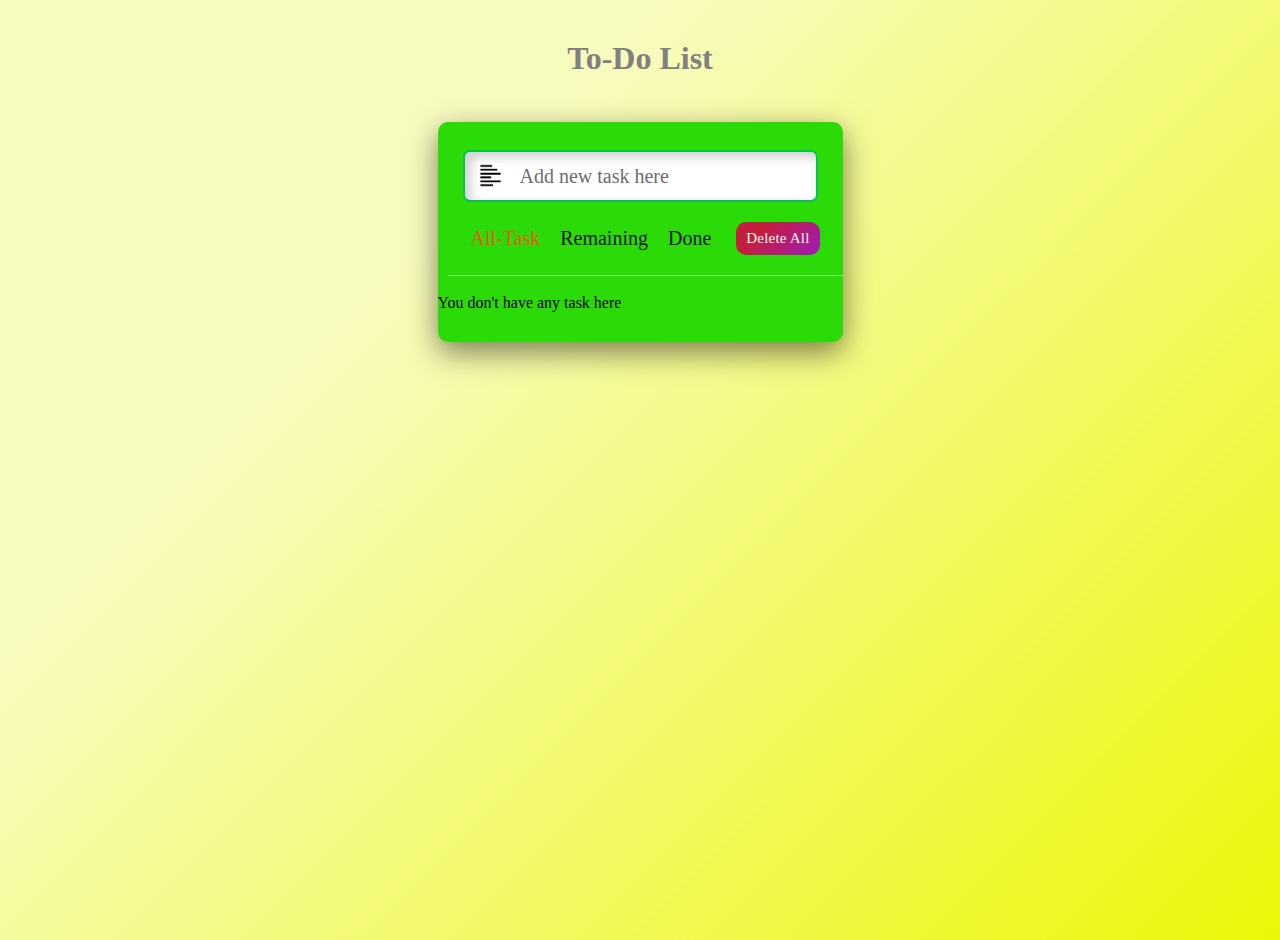
<file: A BasicTo-Do Webapp/index.html>
<!DOCTYPE html>
<html lang="en">
<head>
    <meta charset="UTF-8">
    <meta http-equiv="X-UA-Compatible" content="IE=edge">
    <meta name="viewport" content="width=device-width, initial-scale=1.0">
    <title>To-Do List Using HTML, CSS & JavaScript</title>
    <link rel="stylesheet" href="style.css">
</head>
<body>
  <h1>To-Do List</h1>
    <div class="container">
        <div class="task-inputs">
            <img src="bar-icon.jpg" height="25px"  alt="icon">
            <input type="text" placeholder="Add new task here">
        </div>
        <div class="rule">
            <div class="purify">
                <span id="all_task" class="differ">All-Task</span>
                <span id="remaining">Remaining</span>
                <span id="done">Done</span>
            </div>
            <button class="cancel">Delete All</button>
        </div>
        <ul class="task-list-container"></ul>
    </div>
    <script src="script.js"></script>
</body>
</html>
</file>
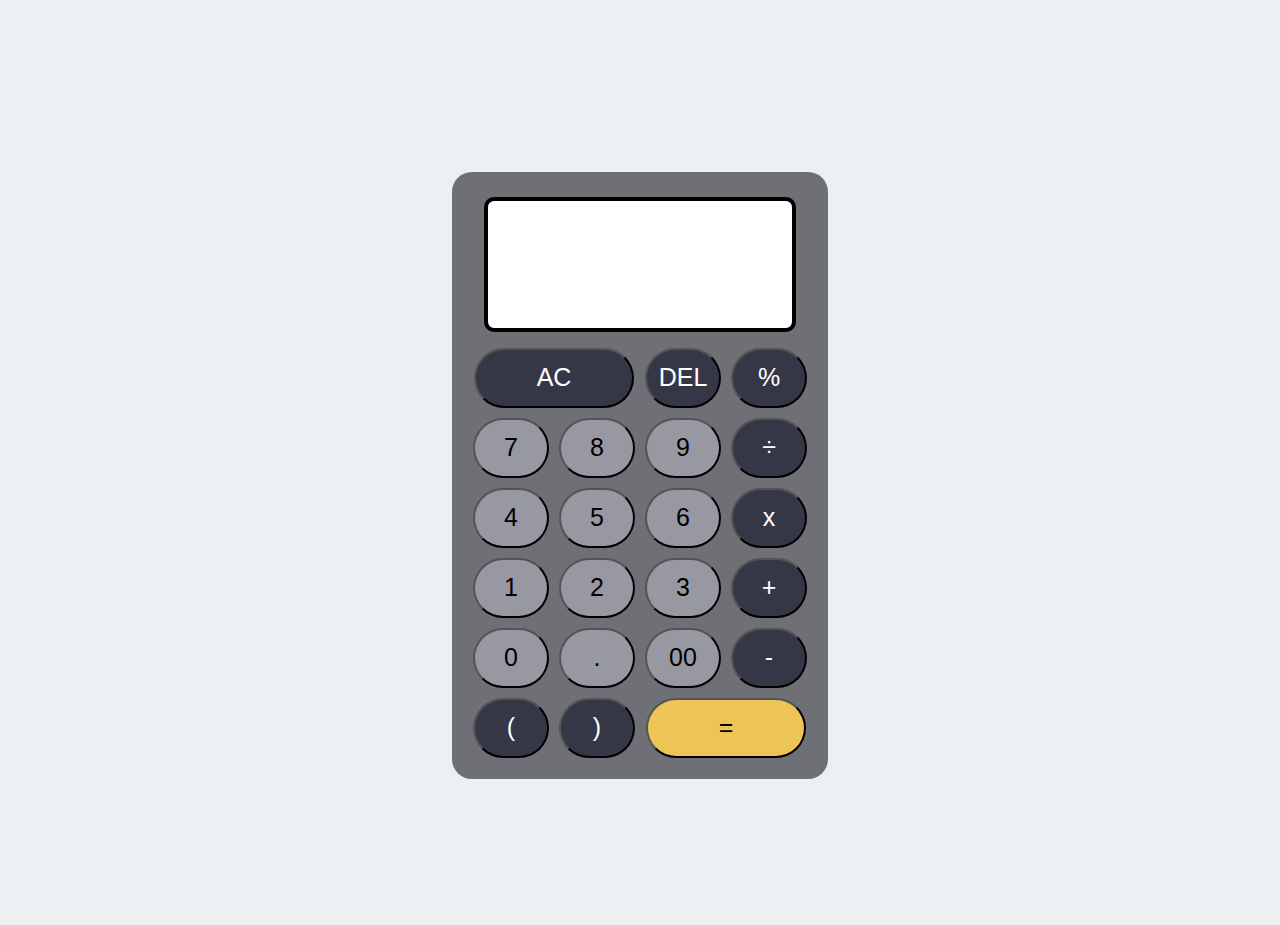
<file: Calculator/index.html>
<!DOCTYPE html>
<html lang="en">
  <head>
    <meta charset="UTF-8" />
    <meta http-equiv="X-UA-Compatible" content="IE=edge" />
    <meta name="viewport" content="width=device-width, initial-scale=1.0" />
    <title>Calculator-Task 1</title>
    <link rel="stylesheet" href="style.css" />
  </head>
  <body>
    <div class="mycontainer">
      <div class="displaycalculator">
          <input type="text" name="output" id="screen" />
            <table>
              <tr>
            <td colspan="2"><button class="diffcolor clear">AC</button></td>
            <td><button class="diffcolor">DEL</button></td>
            
            <td><button class="diffcolor">%</button></td>
          </tr>
        <tr>
            <td><button>7</button></td>
            <td><button>8</button></td>
            <td><button>9</button></td>
            <td><button class="diffcolor">÷</button></td>
          </tr>
          <tr>
            <td><button>4</button></td>
            <td><button>5</button></td>
            <td><button>6</button></td>
            <td><button class="diffcolor">x</button></td>
          </tr>
          <tr>
            <td><button>1</button></td>
            <td><button>2</button></td>
            <td><button>3</button></td>
            <td><button class="diffcolor">+</button></td>
          </tr>
          <tr>
            <td><button>0</button></td>
            <td><button>.</button></td>
            <td><button>00</button></td>
            <td><button class="diffcolor">-</button></td>
          </tr>
          <tr>
            <td><button class="diffcolor">(</button></td>
            <td><button class="diffcolor">)</button></td>
            <td colspan="2"><button class="equalsto">=</button></td>
            
          </tr>
        </table>
      </div>
    </div>
  </body>
  <script src="script.js"></script>
</html>
</file>
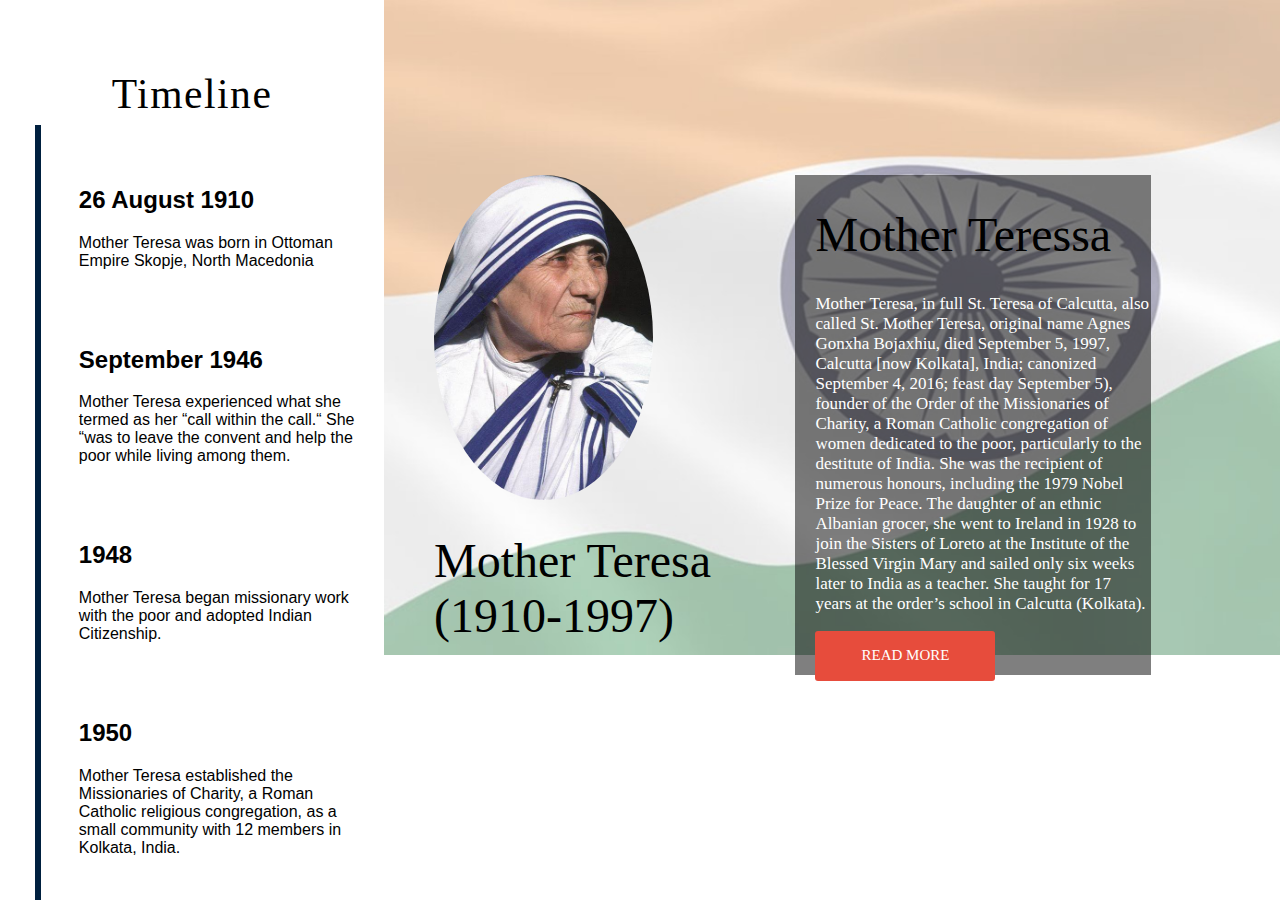
<file: Tribute Page/index.html>
<!DOCTYPE html>
<html lang="en">
<head>
    <meta charset="UTF-8">
    <meta http-equiv="X-UA-Compatible" content="IE=edge">
    <meta name="viewport" content="width=device-width, initial-scale=1.0">
    <title>Tribute Page</title>
    <link rel="stylesheet" href="style.css">
</head>
<body>
    <div class="tribute">
        <section class="timeline">
            <h1 id="timeline-header">Timeline</h1>
            <div class="container left">
                <div class="container">
                    <h2>26 August 1910</h2>
                    <p>Mother Teresa was born in Ottoman Empire Skopje, North Macedonia </p>
                </div>
            </div>

            <div class="container left">
                <div class="container">
                    <h2>September 1946</h2>
                    <p>Mother Teresa experienced what she termed as her “call within the call.“ She “was to leave the convent and help the poor while living among them.</p>
                </div>
            </div>

            <div class="container left">
                <div class="container">
                    <h2>1948</h2>
                    <p>Mother Teresa began missionary work with the poor and adopted Indian Citizenship.</p>
                </div>
            </div>

            <div class="container left">
                <div class="container">
                    <h2>1950</h2>
                    <p>Mother Teresa established the Missionaries of Charity, a Roman Catholic religious congregation, as a small community with 12 members in Kolkata, India.</p>
                </div>
            </div>

            <div class="container left">
                <div class="container">
                    <h2>1952</h2>
                    <p>Mother Teresa opened her first hospice for the sick, destitute and the dying in Kalighat, Kolkata with help from Indian officials.</p>
                </div>
            </div>

            <div class="container left">
                <div class="container">
                    <h2>1955</h2>
                    <p>Teresa’s Missionaries of Charity opened Nirmala Shishu Bhavan, the Children’s Home of the Immaculate Heart. It was their first children’s home which cared for orphans.</p>
                </div>
            </div>

            <div class="container left">
                <div class="container">
                    <h2>1960</h2>
                    <p>She greatly helped relief efforts for people suffering with leprosy. By the mid-1960s, Mother Teresa opened a place where lepers could live and work calling it Shanti Nagar (“The Place of Peace”).</p>
                </div>
            </div>

            <div class="container left">
                <div class="container">
                    <h2>1962</h2>
                    <p>In 1962, the Indian government first recognized Mother Teresa by awarding her the Padma Shri, the fourth highest civilian award in India. She also received the Ramon Magsaysay Award for Peace and International Understanding.</p>
                </div>
            </div>

            <div class="container left">
                <div class="container">
                    <h2>1969</h2>
                    <p>The government of India then awarded her the Jawaharlal Nehru Award for International Understanding in 1969.</p>
                </div>
            </div>

            <div class="container left">
                <div class="container">
                    <h2>1971</h2>
                    <p>In 1971, she received the inaugural Pope John XXIII Peace Prize for her work with the poor, display of Christian charity and efforts for peace.</p>
                </div>
            </div>

            <div class="container left">
                <div class="container">
                    <h2>1973</h2>
                    <p>Mother Teresa received the Templeton Prize in 1973. </p>
                </div>
            </div>

            <div class="container left">
                <div class="container">
                    <h2>1975</h2>
                    <p>Mother Teresa was awarded with Albert Schweitzer International Prize in 1975. </p>
                </div>
            </div>

            <div class="container left">
                <div class="container">
                    <h2>1976</h2>
                    <p>In 1976, she was awarded with the Pacem in Terris Award.</p>
                </div>
            </div>

            <div class="container left">
                <div class="container">
                    <h2>1978</h2>
                    <p>Mother Teresa was honoured with Balzan Prize award.</p>
                </div>
            </div>

            <div class="container left">
                <div class="container">
                    <h2>1979</h2>
                    <p>Mother Teresa received the Nobel Peace Prize “for work undertaken in the struggle to overcome poverty and distress, which also constitutes a threat to peace”.</p>
                </div>
            </div>

            <div class="container left">
                <div class="container">
                    <h2>25 January 1980</h2>
                    <p>Mother Teresa was awarded the Bharat Ratna, the highest civilian honor in India.</p>
                </div>
            </div>

            <div class="container left">
                <div class="container">
                    <h2>1982</h2>
                    <p>Mother Teresa helped evacuate 37 retarded and handicapped children from a mental hospital in the Sabra refugee camp.
In 1982, Mother Teresa appointed an honorary Companion of the Order of Australia “for service to the community of Australia and humanity at large”.</p>
                </div>
            </div>
            
            <div class="container left">
                <div class="container">
                    <h2>1985</h2>
                    <p>President Ronald Reagan presented her with the Presidential Medal of Freedom.</p>
                </div>
            </div>

            <div class="container left">
                <div class="container">
                    <h2>1997</h2>
                    <p>Mother Teresa was awarded with the Congressional Gold Medal. These two honors are the highest civilian awards in the United States.</p>
                </div>
            </div>

            <div class="container left">
                <div class="container">
                    <h2>1999</h2>
                    <p> Mother Teresa ranked first in Gallup’s List of Most Widely Admired People of the 20th Century.</p>
                </div>
            </div>

        </section>
        <div class="main-content">
            <div class="bio">
                <div id="img-div">
                    <img 
                    src="Mother Teresa.jpg" 
                    alt="Mother Teresa." 
                    id="image">
                    <h1>Mother Teresa (1910-1997)</h1>
                </div>

                <div class="info">
                    <h1 id="title">Mother Teressa</h1>
                    <p id="tribute-info">
                        Mother Teresa, in full St. Teresa of Calcutta, also called St. Mother Teresa, original name Agnes Gonxha Bojaxhiu, died September 5, 1997, Calcutta [now Kolkata], India; canonized September 4, 2016; feast day September 5), founder of the Order of the Missionaries of Charity, a Roman Catholic congregation of women dedicated to the poor, particularly to the destitute of India. She was the recipient of numerous honours, including the 1979 Nobel Prize for Peace.

The daughter of an ethnic Albanian grocer, she went to Ireland in 1928 to join the Sisters of Loreto at the Institute of the Blessed Virgin Mary and sailed only six weeks later to India as a teacher. She taught for 17 years at the order’s school in Calcutta (Kolkata).</p>
                    <a href="https://simple.wikipedia.org/wiki/Mother_Teresa" id="tribute-link" target="_blank">Read More</a>
                </div>
            </div>
        </div>
    </div>
</body>
</html>
</file>
<file: A BasicTo-Do Webapp/style.css>
:root{
    --dark: #85f070;
    --darker:#2bdb07;
    --darkest:#06c14d;
    --yellow:#ebf708;
    --fushia:#d50a44;
    --purple: #ae05d0;
    --light:#f8fbbe;
    --black:#14171c;

}

*{
    margin: 0;
    padding: 0;
    box-sizing: border-box;
    font-family: 'Times New Roman', Times, serif;
}

body{
    width: 100%;
    height: 100vh;
    overflow: hidden;
    color: black;
    background:linear-gradient(135deg, var(--light) 30%, var(--yellow) 100%);

}
h1{
    text-align: center;
    font-style: normal;
    font-family:'Times New Roman', Times, serif;
    margin-top: 40px;
    color: grey;
}
.container{
    max-width: 405px;
    padding: 28px 0 30px;
    margin: 45px auto;
    background: var(--darker);
    border-radius: 10px;
    box-shadow: 0 10px 30px rgba(0, 0, 0, 0.5);
}

.task-inputs{
    height: 52px;
    padding: 0 25px;
    position: relative;
}

.task-inputs img{
    position: absolute;
    top: 25%;
    left: 10%;
    margin-bottom: 50%;
}

.task-inputs input{
    height: 100%;
    width: 100%;
    outline: none;
    font-size: 20px;
    border-radius: 7px;
    padding: 0 20px 0 55px;
    border: 2px solid var(--darkest);
    background-color: #ffff;
    cursor: pointer;
    box-shadow: inset 5px 5px 12px rgba(0, 0, 0, 0.2);
}

.task-inputs input::placeholder{
    color: #6c6d6e;
}

.rule{
    padding: 20px 23px;
    border-bottom: 1px solid var(--dark);
} 

.rule, li{
    display: flex;
    justify-content: space-between;
    align-items: center;
    margin-left: 10px;
}

.purify span{
    margin: 0 8px;
    font-size: 20px;
    color: var(--black);
    cursor: pointer;
}

.purify span.differ{
    color: rgb(235, 88, 15);

}

.purify span:first-child{
    margin-left: 0;
  }

.rule .cancel{
    outline:none;
    border: none;
    background:linear-gradient(135deg, var(--fushia) 30%, var(--purple) 100%);
    color: white;
    opacity: 0.9;
    cursor:pointer;
    font-size: 15px;
    padding: 8px 10px;
    border-radius: 10px;
    letter-spacing: 0.2px;
    transition: transform 0.25s ease-in;
}

.task-list-container{
    margin-top: 18px;

}

.task-list-container .task{
    list-style: none;
    font-size: 18px;
    margin-bottom: 19px;
    padding-bottom: 14px;
    border-bottom: 1px solid var(--dark);
} 

.task label{
    display: flex;
}

.task label p.checked{
    text-decoration: line-through;
}

.task-list-container .task:last-child{
    margin-bottom: 0;
    border-bottom: 0;
    padding-bottom: 0;
}

.task label{
    display: flex;
}

.task label input{
    margin-top: 6px;
    margin-right: 12px;
}

.task .set{
    cursor: pointer;
}

.set .task-bar {
    padding:4px 0;
    margin-right: 10px;
}

.set .task-bar button{
    cursor: pointer;
    margin: 0.2rem;
    padding: 4px;
    font-size: 15px;
    font-weight: 400;
    text-transform: uppercase;
    transition: 0.4s ease;
    border-radius: 4px;
    border: none;
}

.set .task-bar .button:hover{
    opacity: 0.8s;
}

.set .task-bar .button:active{
    opacity: 0.6s;
}

.set .task-bar .edit{
    background-color: var(--light);   
}

.set .task-bar .delete{
    background-color: orangered;   
}

@media (max-width:400px){
    body{
        padding: 0 10px;
    }

    .container{
        padding: 20px 0;
    }

    .purify span{
        margin: 0 5px;
    }

    .task-inputs{
        padding: 0 20px;
    }

    .rule{
        padding: 18px 20px;
    }
}
</file>
<file: Calculator/style.css>
body{
    margin: 0;
    padding: 0;
    background-color: #ecf0f3;
    outline: none;
}
.mycontainer{
    height: 100vh;
    font-family: 'Poppins',sans-serif;
    text-align: center;
    margin-top: 25px;
    display: flex;
    justify-content: center;
    align-items: center;
}

table{
    margin: auto;
}

input{
    font-size: 35px;
    width: 300px;
    border: 4px solid black;
    border-radius: 10px;
    height: 125px;
    margin: 10px 10px;   
    text-align: end;
}

button{
    font-size: 25px;
    background-color: #9898a3;
    width: 76px;
    height: 60px;
    border-radius:55px;
    margin: 3px;
}

button:hover {
    background: rgb(246, 242, 242);
    color: black;
}

.displaycalculator{
    display:inline-block;
    background-color: #6f6f76;
    padding: 15px;
    border-radius: 20px;

}

.equalsto{
    background-color: #edc556;
    width: 160px;
}

.diffcolor{
    background-color: #363746;
    color: #ffffff;
}

.clear{
    width: 160px;
}
</file>
<file: Tribute Page/style.css>
body {
    font-family:'Times New Roman', Times, serif;
}

.timeline {
    width: 30%;
    height: 100%;
    position: absolute;
    z-index: -1;
    justify-items: center;
    align-items: center;
    overflow-x: hidden;
    text-align: center;
    top: 0;
    left: 0;
    background-color: white;
    font-family: "Montserrat", sans-serif;
    flex-direction: column;
}

.timeline::after {
    height: 3800px;
    content: "";
    position: absolute;
    width: 6px;
    background-color: #00203fff;
    top: 0;
    bottom: 0;
    left: 35px;
    margin-top: 125px;
}


.container {
    text-align: left;
    padding: 10px 40px;
    position: relative;
    background-color: inherit;
    width: 85%;
    
}

.left {
    left: 10px;
}
  
.right {
    left: 50%;
}

.left::after,
.right::after {
  left: 15px;
}

.right::after {
  left: -16px;
}

.content {
  width: 70%;
  padding: 20px 30px;
  background-color: white;
  position: relative;
  border-radius: 6px;
}

#timeline-header {
    margin-top: 70px;
    color: black;
    letter-spacing: 1.5px;
    font-weight: 100;
    font-size: 2.6em;
  }
  
  .main-content {
    height: 100%;
    width: 70%;
    position: absolute;
    z-index: -1;
    top: 0;
    overflow-x: hidden;
    padding-top: 20px;
    right: 0;
    background: url("flag2.jpg") ;
    background-repeat: no-repeat;
    background-size: 130%;
  }
  
.bio {
    margin-left: 50px;
    height: 90%;
    width: 80%;
    display: flex;
    align-items: center;
    flex-direction: row;
}
  
.info{
    background-color: rgba(0, 0, 0, 0.5);
    height: 500px;
}
#image {
    max-height: 325px;
    max-width: 325px;
    border-radius: 50%;
    display: block;
}
  
  #title {
    margin-left: 20px;
    margin-top: 80x;
  }
  
h1 {
    font-weight: 400;
    font-family: "Montserrat";
    font-size: 48px;
    color: black;
}
  
#tribute-info {
    min-width: 50px;
    max-width: 500px;
    font-size: 15px;
    margin-left: 20px;
    margin-top: 80x;
    color: white;
    font-size: 17px;
}
  
#img-caption {
    min-width: 50px;
    max-width: 500px;
    font-size: 15px;
    text-align: center;
    color: white;
}
  
#tribute-link {
    display: block;
    min-height: 50px;
    min-width: 180px;
    text-decoration: none;
    font-size: 15px;
    color: #fff;
    background: #e74c3c;
    width: 50%;
    text-align: center;
    padding: 1rem 2rem;
    margin-top: 1rem;
    margin-left: 20px;
    border-radius: 3px;
    text-transform: uppercase;
    transition: all 0.2s;
    box-sizing: border-box;
}
  
.centered-element {
    height: 100px;
    width: 100px;
    position: absolute;
    left: 50%;
    margin-left: -50px;
    top: 50%;
    margin-top: -50px;
}
  
  @media screen and (max-width: 1050px) {
    #tribute {
      display: none;
    }
  }
</file>
